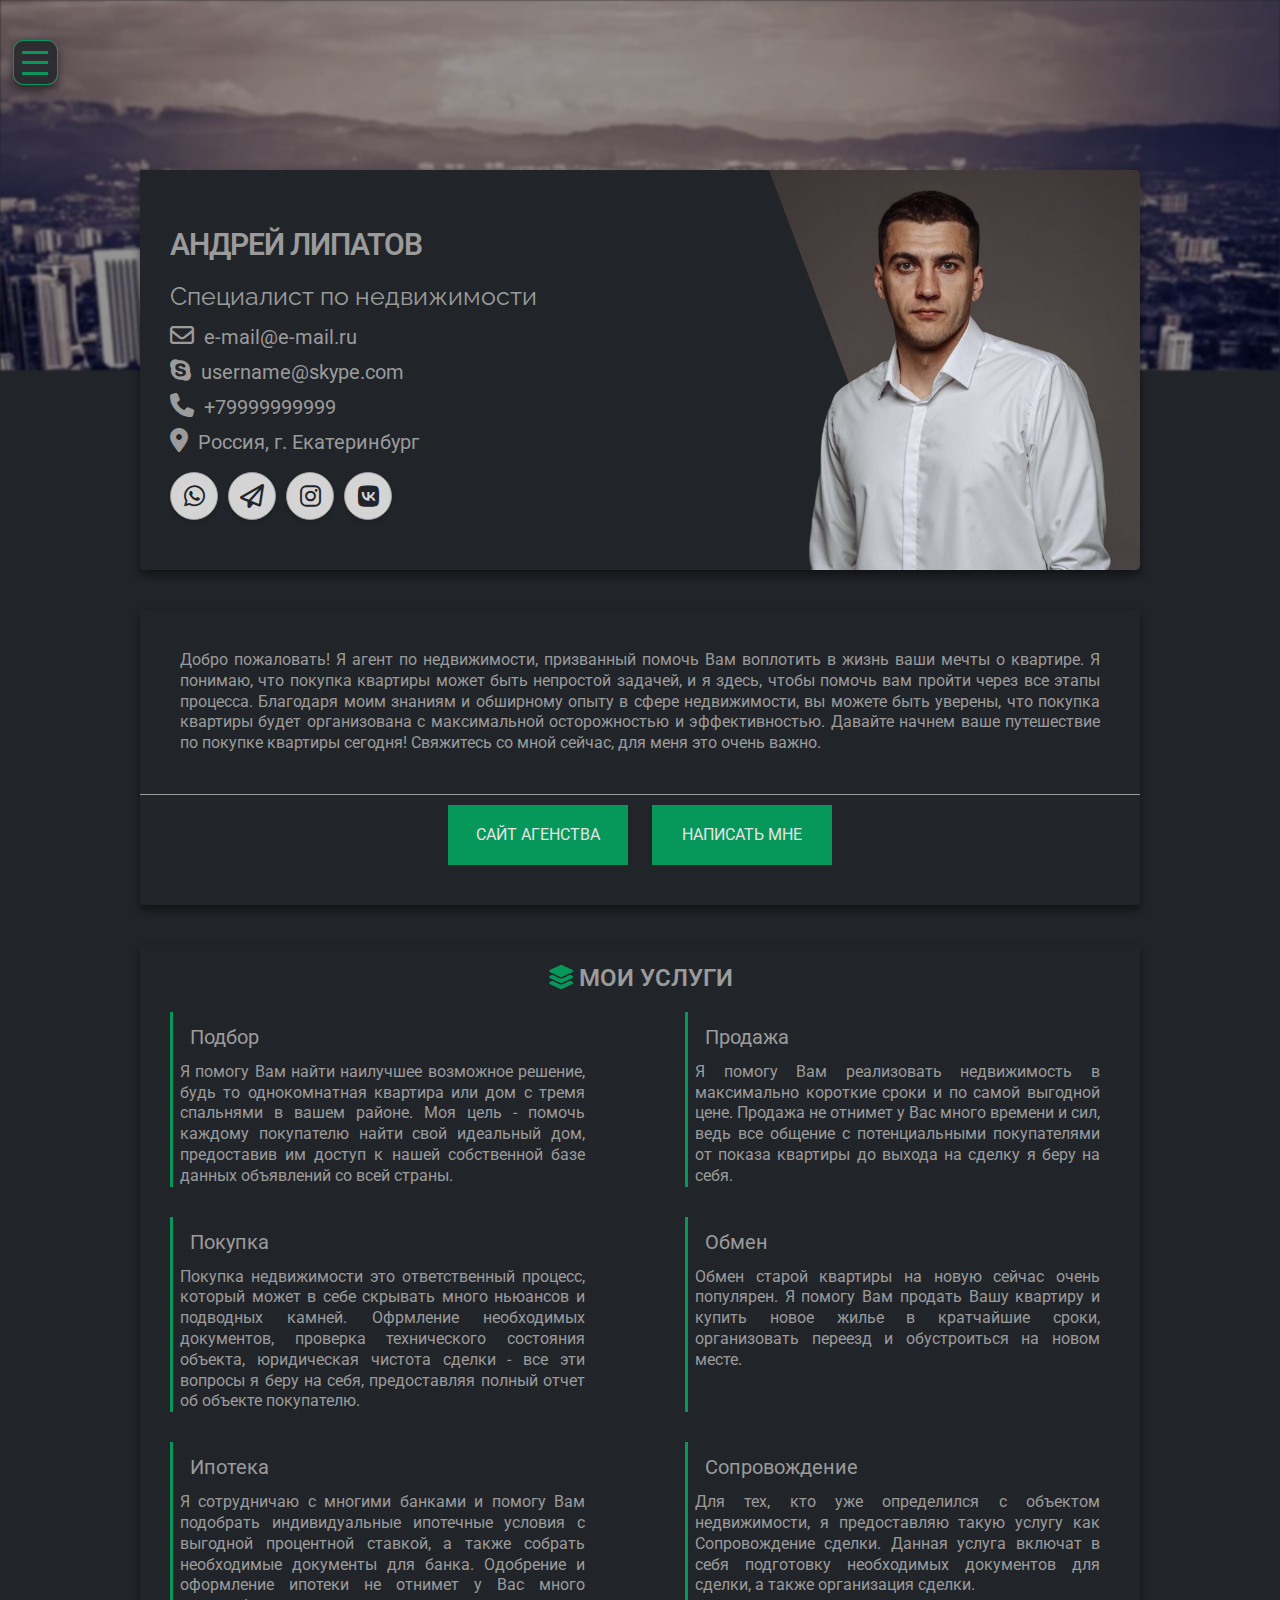
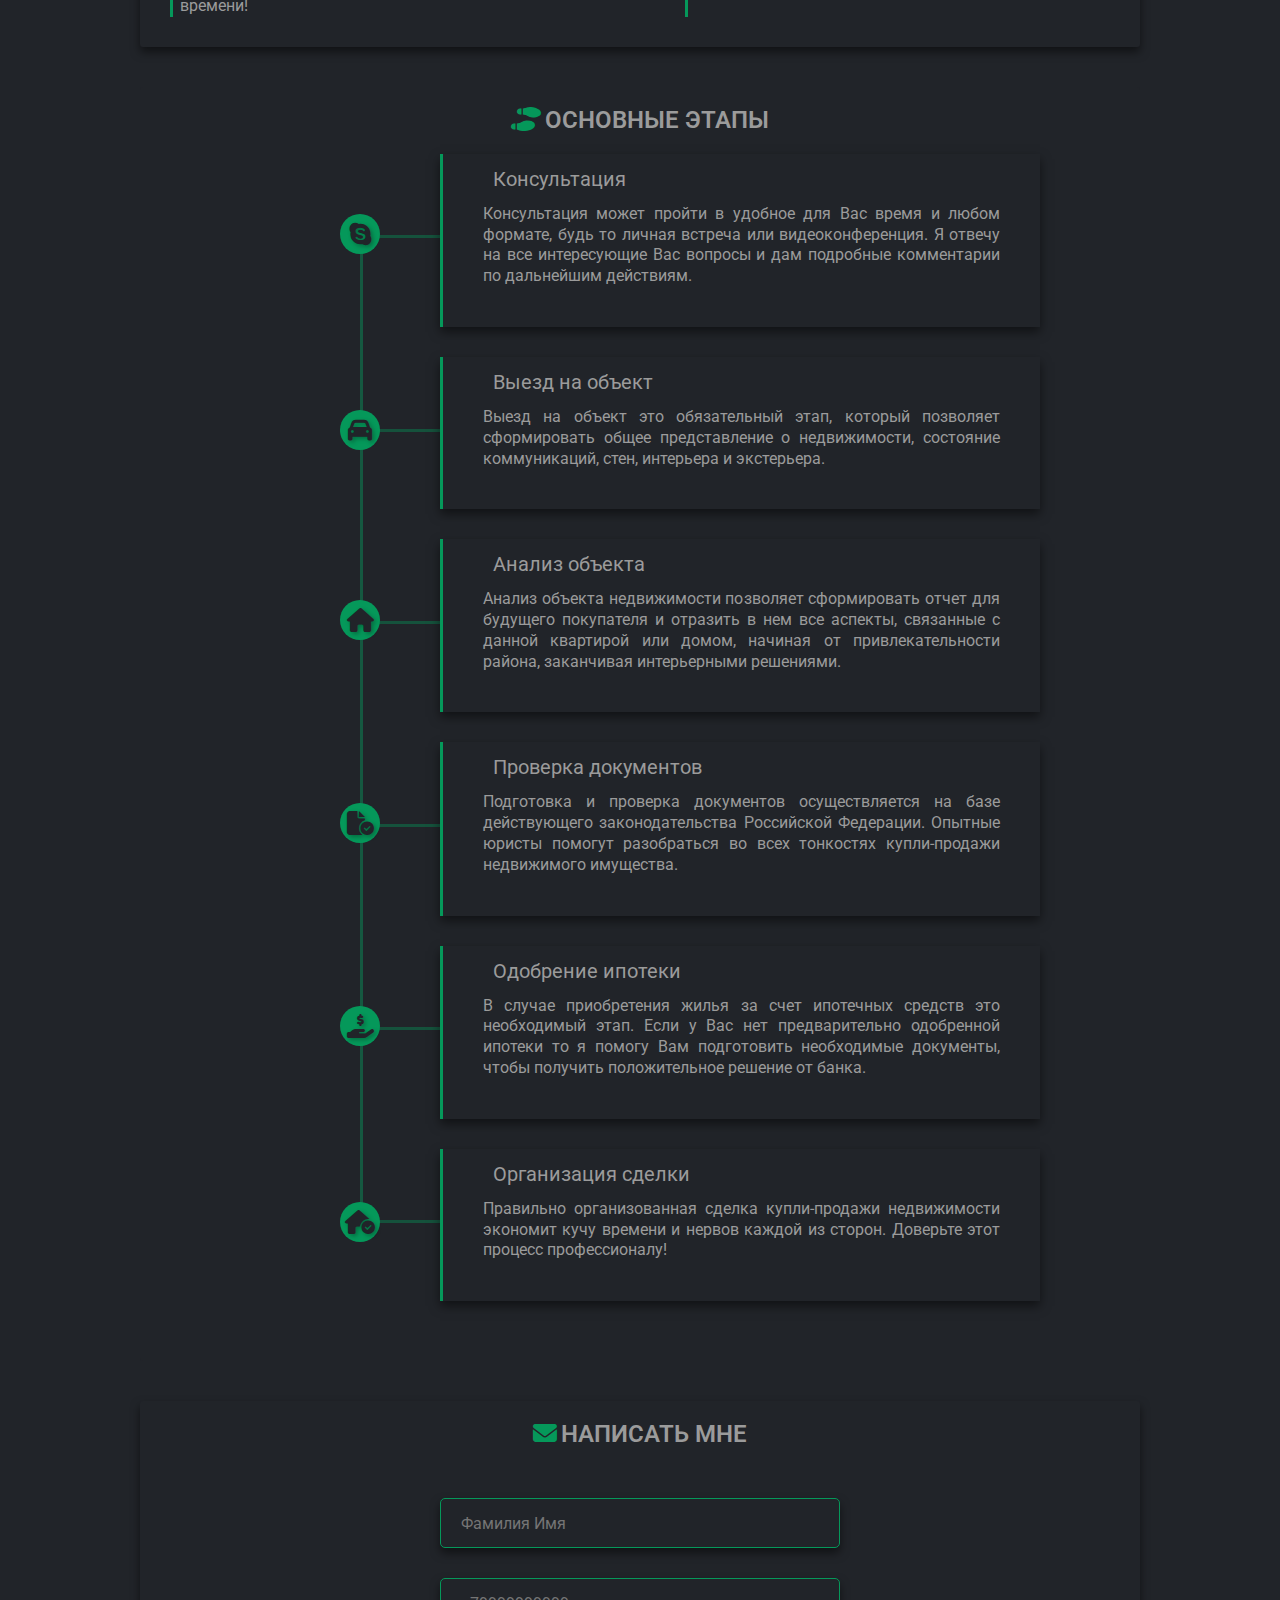
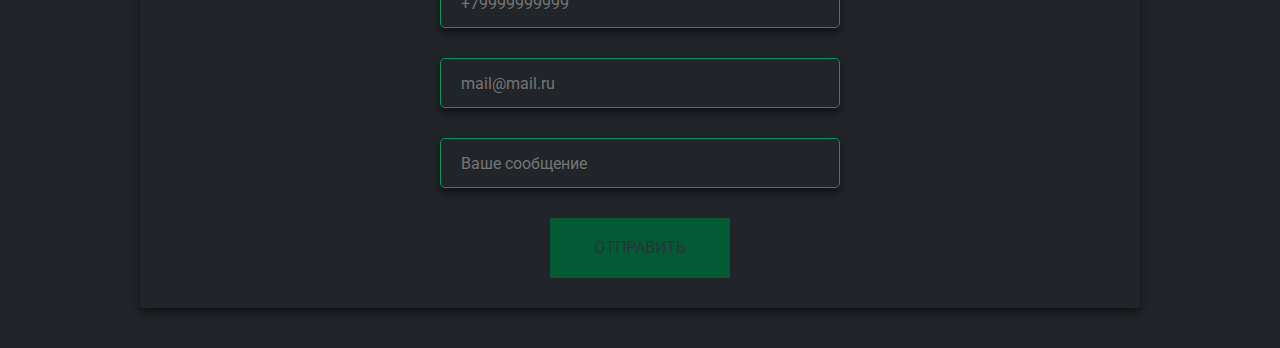
<file: index.html>
<!DOCTYPE html>
<html lang="ru">
  <head>
    <meta charset="UTF-8" />
    <meta http-equiv="X-UA-Compatible" content="IE=edge" />
    <meta name="viewport" content="width=device-width, initial-scale=1.0" />
    <title>Риелтор | Екатеринбург</title>
    <link rel="stylesheet" href="icons/css/all.css" />
    <link rel="stylesheet" href="Normalize.css" />
    <link rel="stylesheet" href="style.css" />
  </head>
  <body>
    <div class="main" id="top">
      <div class="bg_image"></div>
      <div class="container">
        <div class="burger_menu"><span></span><span></span><span></span></div>
        <nav class="navigation">
          <ul class="nav_list">
            <li class="nav_item">
              <a href="#top"><i class="fa-solid fa-house"></i></a>
            </li>
            <li class="nav_item">
              <a href="#services"><i class="fa-solid fa-layer-group"></i></a>
            </li>
            <li class="nav_item">
              <a href="#steps"><i class="fa-solid fa-shoe-prints"></i></a>
            </li>
            <li class="nav_item">
              <a href="#contact_me"><i class="fa-solid fa-envelope"></i></a>
            </li>
          </ul>
        </nav>
        <div class="card">
          <div class="info">
            <div class="title_info">
              <h4>Андрей Липатов</h4>
              <h6>Специалист по недвижимости</h6>
            </div>
            <div class="contact_info">
              <ul>
                <li><i class="fa-regular fa-envelope"></i>e-mail@e-mail.ru</li>
                <li><i class="fab fa-skype"></i>username@skype.com</li>
                <li>
                  <i class="fa-solid fa-phone"></i
                  ><a href="tel:+79999999999">+79999999999</a>
                </li>
                <li>
                  <i class="fa-solid fa-location-dot"></i>Россия, г.
                  Екатеринбург
                </li>
              </ul>
            </div>
            <div class="social_info">
              <a href="#" class="whatsapp"
                ><i class="fa-brands fa-whatsapp"></i
              ></a>
              <a href="#" class="paper-plane"
                ><i class="fa-regular fa-paper-plane"></i
              ></a>
              <a href="#" class="instagram"
                ><i class="fa-brands fa-instagram"></i
              ></a>
              <a href="#" class="vk"><i class="fa-brands fa-vk"></i></a>
            </div>
          </div>
          <div class="profile_image">
            <div class="slant"></div>
            <img
              src="person_backgroung.jpg"
              alt="Фото профиля"
              class="profile_img_bgr"
            />
            <img
              src="person_without_bgr.png"
              alt="Фото профиля"
              class="profile_img_obj"
            />
            <img
              src="person_with_bgr.jpg"
              alt="Фото профиля"
              class="profile_img"
            />
          </div>
        </div>

        <!-- SECTION ABOUT -->
        <section class="about" id="about">
          <div class="text_about">
            <p>
              Добро пожаловать! Я агент по недвижимости, призванный помочь Вам
              воплотить в жизнь ваши мечты о квартире. Я понимаю, что покупка
              квартиры может быть непростой задачей, и я здесь, чтобы помочь вам
              пройти через все этапы процесса. Благодаря моим знаниям и
              обширному опыту в сфере недвижимости, вы можете быть уверены, что
              покупка квартиры будет организована с максимальной осторожностью и
              эффективностью. Давайте начнем ваше путешествие по покупке
              квартиры сегодня! Свяжитесь со мной сейчас, для меня это очень
              важно.
            </p>
          </div>
          <div class="btns_about">
            <a href="#" class="btn_agency">Сайт агенства</a>
            <a href="#contact_me" class="btn_messange">Написать мне</a>
          </div>
        </section>

        <!-- SECTION SERVICES -->
        <section class="services" id="services">
          <div class="section_title" id="services">
            <i class="fa-solid fa-layer-group"></i>
            <h4>Мои услуги</h4>
          </div>
          <div class="section_services_cards">
            <div class="services_card">
              <h6 class="services_card_title">Подбор</h6>
              <p class="services_card_text">
                Я помогу Вам найти наилучшее возможное решение, будь то
                однокомнатная квартира или дом с тремя спальнями в вашем районе.
                Моя цель - помочь каждому покупателю найти свой идеальный дом,
                предоставив им доступ к нашей собственной базе данных объявлений
                со всей страны.
              </p>
            </div>
            <div class="services_card">
              <h6 class="services_card_title">Продажа</h6>
              <p class="services_card_text">
                Я помогу Вам реализовать недвижимость в максимально короткие
                сроки и по самой выгодной цене. Продажа не отнимет у Вас много
                времени и сил, ведь все общение с потенциальными покупателями от
                показа квартиры до выхода на сделку я беру на себя.
              </p>
            </div>

            <div class="services_card">
              <h6 class="services_card_title">Покупка</h6>
              <p class="services_card_text">
                Покупка недвижимости это ответственный процесс, который может в
                себе скрывать много ньюансов и подводных камней. Офрмление
                необходимых документов, проверка технического состояния объекта,
                юридическая чистота сделки - все эти вопросы я беру на себя,
                предоставляя полный отчет об объекте покупателю.
              </p>
            </div>
            <div class="services_card">
              <h6 class="services_card_title">Обмен</h6>
              <p class="services_card_text">
                Обмен старой квартиры на новую сейчас очень популярен. Я помогу
                Вам продать Вашу квартиру и купить новое жилье в кратчайшие
                сроки, организовать переезд и обустроиться на новом месте.
              </p>
            </div>
            <div class="services_card">
              <h6 class="services_card_title">Ипотека</h6>
              <p class="services_card_text">
                Я сотрудничаю с многими банками и помогу Вам подобрать
                индивидуальные ипотечные условия с выгодной процентной ставкой,
                а также собрать необходимые документы для банка. Одобрение и
                оформление ипотеки не отнимет у Вас много времени!
              </p>
            </div>
            <div class="services_card">
              <h6 class="services_card_title">Cопровождение</h6>
              <p class="services_card_text">
                Для тех, кто уже определился с объектом недвижимости, я
                предоставляю такую услугу как Сопровождение сделки. Данная
                услуга включат в себя подготовку необходимых документов для
                сделки, а также организация сделки.
              </p>
            </div>
          </div>
        </section>

        <!-- SECTION STEPS -->
        <section class="steps" id="steps">
          <div class="section_title" id="title_steps">
            <i class="fa-solid fa-shoe-prints"></i>
            <h4>Основные этапы</h4>
          </div>
          <div class="step">
            <div class="line_dot">
              <i class="fa-brands fa-skype"></i>
            </div>
            <div class="line"></div>
            <div class="content_step">
              <h6>Консультация</h6>
              <p>
                Консультация может пройти в удобное для Вас время и любом
                формате, будь то личная встреча или видеоконференция. Я отвечу
                на все интересующие Вас вопросы и дам подробные комментарии по
                дальнейшим действиям.
              </p>
            </div>
          </div>
          <div class="step">
            <div class="line_dot">
              <i class="fa-solid fa-car"></i>
            </div>
            <div class="line"></div>
            <div class="content_step">
              <h6>Выезд на объект</h6>
              <p>
                Выезд на объект это обязательный этап, который позволяет
                сформировать общее представление о недвижимости, состояние
                коммуникаций, стен, интерьера и экстерьера.
              </p>
            </div>
          </div>
          <div class="step">
            <div class="line_dot">
              <i class="fa-solid fa-house"></i>
            </div>
            <div class="line"></div>
            <div class="content_step">
              <h6>Анализ объекта</h6>
              <p>
                Анализ объекта недвижимости позволяет сформировать отчет для
                будущего покупателя и отразить в нем все аспекты, связанные с
                данной квартирой или домом, начиная от привлекательности района,
                заканчивая интерьерными решениями.
              </p>
            </div>
          </div>
          <div class="step">
            <div class="line_dot">
              <i class="fa-solid fa-file-circle-check"></i>
            </div>
            <div class="line"></div>
            <div class="content_step">
              <h6>Проверка документов</h6>
              <p>
                Подготовка и проверка документов осуществляется на базе
                действующего законодательства Российской Федерации. Опытные
                юристы помогут разобраться во всех тонкостях купли-продажи
                недвижимого имущества.
              </p>
            </div>
          </div>
          <div class="step">
            <div class="line_dot">
              <i class="fa-solid fa-hand-holding-dollar"></i>
            </div>
            <div class="line"></div>
            <div class="content_step">
              <h6>Одобрение ипотеки</h6>
              <p>
                В случае приобретения жилья за счет ипотечных средств это
                необходимый этап. Если у Вас нет предварительно одобренной
                ипотеки то я помогу Вам подготовить необходимые документы, чтобы
                получить положительное решение от банка.
              </p>
            </div>
          </div>
          <div class="step">
            <div class="line_dot">
              <i class="fa-solid fa-house-circle-check"></i>
            </div>
            <div class="line"></div>
            <div class="content_step">
              <h6>Организация сделки</h6>
              <p>
                Правильно организованная сделка купли-продажи недвижимости
                экономит кучу времени и нервов каждой из сторон. Доверьте этот
                процесс профессионалу!
              </p>
            </div>
          </div>
        </section>
        <!-- SECTION CONTACT -->
        <section class="contact_me">
          <div class="section_title" id="contact_me">
            <i class="fa-solid fa-envelope"></i>
            <h4>Написать мне</h4>
          </div>
          <form action="mail.php" method="POST" id="form">
            <div class="form_group">
              <input
                type="text"
                class="form_control"
                id="user_name"
                placeholder="Фамилия Имя"
                name="user_name"
                data-reg="^[а-яА-ЯёЁa-zA-Z]+ [а-яА-ЯёЁa-zA-Z]+ ?[а-яА-ЯёЁa-zA-Z]+$"
                required
              />
            </div>
            <div class="form_group">
              <input
                type="text"
                class="form_control"
                id="user_phone"
                placeholder="+79999999999"
                name="user_phone"
                data-reg="^((\+7|7|8)+([0-9]){10})$"
                required
              />
            </div>
            <div class="form_group">
              <input
                type="text"
                class="form_control"
                id="user_email"
                placeholder="mail@mail.ru"
                name="user_email"
                data-reg="^[-\w.]+@([A-z0-9][-A-z0-9]+\.)+[A-z]{2,4}$"
                required
              />
            </div>
            <div class="form_group">
              <input
                type="text"
                class="form_control"
                id="user_message"
                placeholder="Ваше сообщение"
                name="user_message"
                required
              />
            </div>
            <button class="btn_contact btn_block" type="submit" id="button">
              Отправить
            </button>
          </form>
        </section>
      </div>
      <!-- ANCHOR TO TOP -->
      <div class="anchor_top_contain">
        <a href="#top"><i class="fa-solid fa-chevron-up"></i></a>
      </div>
    </div>
    <script src="script.js"></script>
  </body>
</html>
</file>
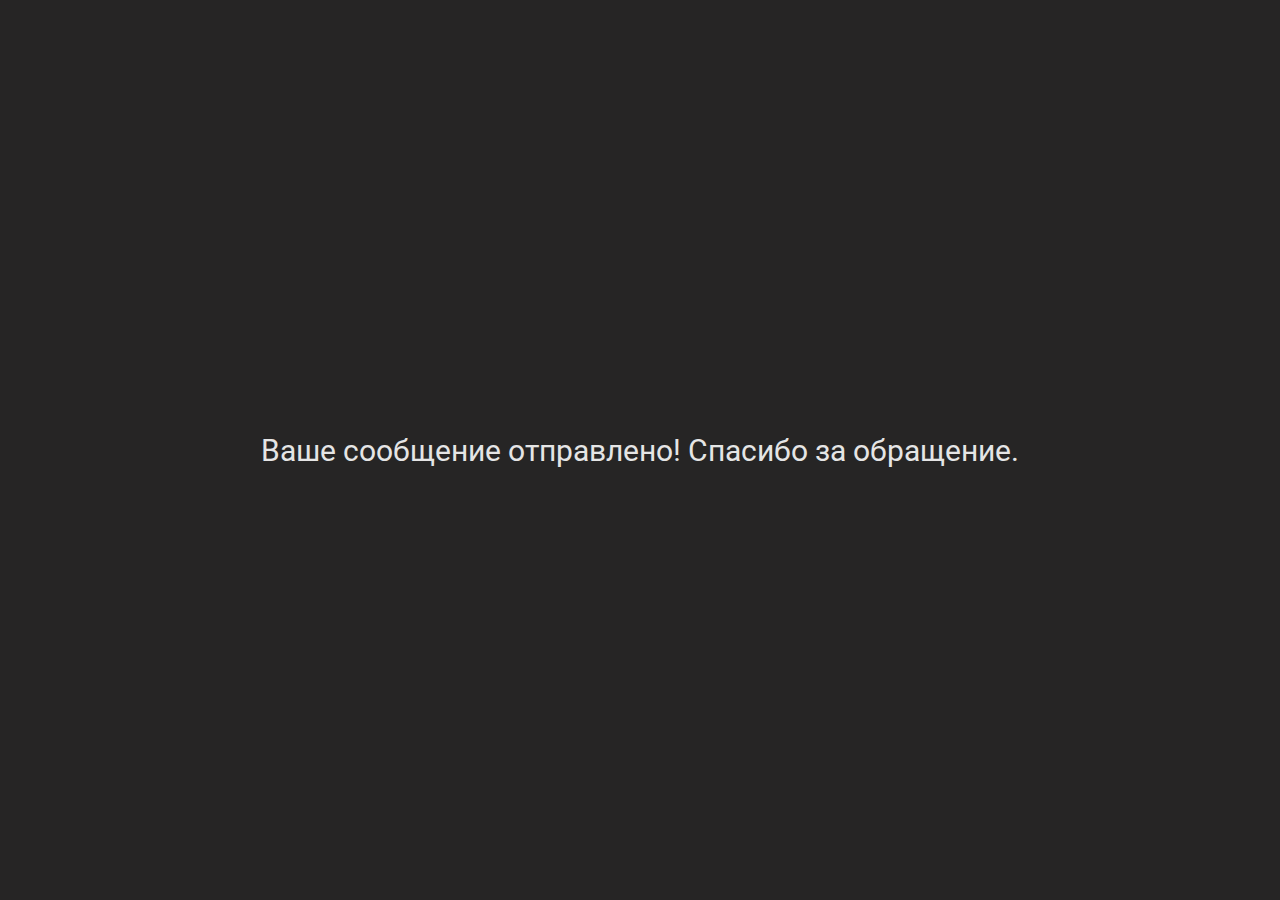
<file: thank-you.html>
<!DOCTYPE html>
<html lang="en">
  <head>
    <meta charset="UTF-8" />
    <meta http-equiv="X-UA-Compatible" content="IE=edge" />
    <meta name="viewport" content="width=device-width, initial-scale=1.0" />
    <title>Спасибо за обращение</title>
    <link rel="stylesheet" href="Normalize.css" />
    <link rel="stylesheet" href="style.css" />
  </head>
  <body>
    <main>
      <h1>Ваше сообщение отправлено! Спасибо за обращение.</h1>
    </main>
    <style type="text/css">
      main {
        display: flex;
        align-items: center;
        justify-content: center;
        background-color: #262525;
        height: 100vh;
        color: #e5e5e5;
        padding: 20px;
        font-size: 15rem;
      }
    </style>
  </body>
</html>
</file>
<file: style.css>
/*
* Prefixed by https://autoprefixer.github.io
* PostCSS: v8.4.14,
* Autoprefixer: v10.4.7
* Browsers: last 4 version
*/

@import url('https://fonts.googleapis.com/css2?family=Raleway:wght@400;600&family=Roboto&display=swap');
html {
  --dark: #212429;
  --grey: #9b9b9b;
  --green: #05985a;
  --white: #e5e5e5;
}

.main {
  position: relative;
  z-index: 1;
  background: var(--dark);
  overflow: hidden;
  color: var(--grey);
}
.bg_image {
  position: relative;
  width: 100%;
  height: 370px;
  background: url(depositphotos_8413476-stock-photo-city-skyline.jpg);
  background-size: cover;
  background-position: center center;
  background-attachment: fixed;
  -webkit-filter: brightness(60%) blur(1px);
  filter: brightness(60%) blur(1px);
}
.container {
  position: relative;
  max-width: 1000px;
  margin: auto;
  margin-top: -200px;
  background: var(--dark);
}

/* NAVIGATION */
.burger_menu {
  position: fixed;
  top: 40px;
  left: 1%;
  width: 45px;
  height: 45px;
  border: 1px solid var(--green);
  border-radius: 10px;
  z-index: 12;
  -webkit-box-shadow: 0px 5px 10px 0px rgba(0, 0, 0, 0.5);
  box-shadow: 0px 5px 10px 0px rgba(0, 0, 0, 0.5);
  cursor: pointer;
}
.burger_menu span {
  position: absolute;
  top: calc(50% - 2px);
  left: 50%;
  width: 60%;
  height: 3px;
  background-color: var(--green);
  -webkit-transform: translateX(-50%);
  -ms-transform: translateX(-50%);
  transform: translateX(-50%);
  z-index: 11;
  -webkit-transition: all 0.5s ease;
  -o-transition: all 0.5s ease;
  transition: all 0.5s ease;
}
.burger_menu span:nth-child(1) {
  top: calc(50% - 12px);
}
.burger_menu span:nth-child(3) {
  top: calc(50% + 9px);
}

.burger_menu::after {
  content: '';
  position: absolute;
  top: 0;
  left: 0;
  width: 100%;
  height: 100%;
  background: var(--dark);
  border-radius: 10px;
  opacity: 0.81;
}
.burger_menu.active span:nth-child(2) {
  display: none;
}
.burger_menu.active span:nth-child(1) {
  -webkit-transform: translate(-50%, 10px) rotate(45deg);
  -ms-transform: translate(-50%, 10px) rotate(45deg);
  transform: translate(-50%, 10px) rotate(45deg);
}
.burger_menu.active span:nth-child(3) {
  -webkit-transform: translate(-50%, -11px) rotate(-45deg);
  -ms-transform: translate(-50%, -11px) rotate(-45deg);
  transform: translate(-50%, -11px) rotate(-45deg);
}

.navigation {
  position: fixed;
  top: 100px;
  left: 1%;
  overflow: hidden;
  width: 45px;
  border: 1px solid var(--green);
  border-radius: 10px;
  padding: 5px;
  z-index: 10;
  -webkit-transform: translateY(-50%) scale(0.5);
  -ms-transform: translateY(-50%) scale(0.5);
  transform: translateY(-50%) scale(0.5);
  visibility: hidden;
  -webkit-box-shadow: 0px 5px 10px 0px rgba(0, 0, 0, 0.5);
  box-shadow: 0px 5px 10px 0px rgba(0, 0, 0, 0.5);
  opacity: 0;
  -webkit-transition: all 0.5s ease;
  -o-transition: all 0.5s ease;
  transition: all 0.5s ease;
}
.navigation.active {
  -webkit-transform: translateY(0) scale(1);
  -ms-transform: translateY(0) scale(1);
  transform: translateY(0) scale(1);
  visibility: visible;
  opacity: 1;
  -webkit-transition: all 0.5s ease;
  -o-transition: all 0.5s ease;
  transition: all 0.5s ease;
}
.navigation::after {
  content: '';
  position: absolute;
  top: 0;
  left: 0;
  width: 100%;
  height: 100%;
  background: var(--dark);
  border-radius: 10px;
  opacity: 0.81;
}
.nav_list {
  position: relative;
  z-index: 11;
}
.nav_item {
  color: var(--green);
  line-height: 50px;
  font-size: 25rem;
  text-align: center;
  z-index: 11;
}
.nav_item > a > i:hover {
  -webkit-transform: scale(1.1);
  -ms-transform: scale(1.1);
  transform: scale(1.1);
}
.nav_item > a:focus {
  -webkit-box-shadow: none;
  box-shadow: none;
}
/* CARD SECTION */
.card {
  display: -webkit-box;
  display: -ms-flexbox;
  display: flex;
  -webkit-box-align: center;
  -ms-flex-align: center;
  align-items: center;
  -webkit-box-pack: justify;
  -ms-flex-pack: justify;
  justify-content: space-between;
  margin-bottom: 40px;
  border-radius: 3px;
  background-color: var(--dark);
  -webkit-box-shadow: 0px 5px 10px 0px rgba(0, 0, 0, 0.5);
  box-shadow: 0px 5px 10px 0px rgba(0, 0, 0, 0.5);
}
.info {
  margin: 20px;
}
.title_info {
  margin: 0 10px 10px 10px;
}
.title_info > h4 {
  text-transform: uppercase;
  font-size: 30rem;
  font-weight: 600;
  color: var(--grey);
  letter-spacing: -1px;
  line-height: 70px;
}
.title_info > h6 {
  font-size: 25rem;
  font-family: 'Raleway', serif;
  font-weight: 400;
  color: var(--grey);
}
.contact_info,
.social_info {
  color: var(--grey);
  margin: 10px 10px;
  font-size: 20rem;
  line-height: 30rem;
}
.contact_info > ul > li {
  padding-bottom: 5px;
}
.contact_info > ul > li > i {
  padding-right: 10px;
}
.social_info > a {
  width: 48px;
  height: 48px;
  background: var(--white);
  color: var(--dark);
  font-size: 25rem;
  float: left;
  text-align: center;
  line-height: 48px;
  border-radius: 50%;
  margin: 0 10px 10px 0;
  border: 1px solid var(--grey);
  -webkit-box-shadow: 0 2px 4px rgba(0, 0, 0, 0.15),
    inset 0 0 50px rgba(0, 0, 0, 0.1);
  box-shadow: 0 2px 4px rgba(0, 0, 0, 0.15), inset 0 0 50px rgba(0, 0, 0, 0.1);
  -webkit-transition: 0.2s ease;
  -o-transition: 0.2s ease;
  transition: 0.2s ease;
}
.whatsapp:hover {
  background: #25d366;
  color: var(--white);
  border: #25d366;
}
.paper-plane:hover {
  background: #0088cc;
  color: var(--white);
  border: #0088cc;
}
.instagram:hover {
  color: var(--white);
  border: #bc1888;
  background: #f09433;
  background: -o-linear-gradient(
    45deg,
    #f09433 0%,
    #e6683c 25%,
    #dc2743 50%,
    #cc2366 75%,
    #bc1888 100%
  );
  background: linear-gradient(
    45deg,
    #f09433 0%,
    #e6683c 25%,
    #dc2743 50%,
    #cc2366 75%,
    #bc1888 100%
  );
  filter: progid:DXImageTransform.Microsoft.gradient( startColorstr='#f09433', endColorstr='#bc1888',GradientType=1 );
}
.vk:hover {
  color: var(--white);
  background: #45668e;
  border: #45668e;
}
.profile_image {
  display: inline-block;
  position: relative;
}
.slant {
  position: absolute;
  top: 0;
  left: 0;
  border-style: solid;
  border-width: 400px 0 0 150px;
  border-color: rgba(223, 50, 50, 0) transparent transparent var(--dark);
}
.profile_img_bgr {
  display: block;
  min-width: 100%;
  height: 400px;
  border-radius: 0 5px 5px 0;
}
.profile_img_obj {
  position: absolute;
  top: 0;
  left: 0;
  display: block;
  min-width: 100%;
  height: 400px;
}
.profile_img {
  display: none;
}
/* STYLE SECTION */
section {
  margin-bottom: 40px;
  border-radius: 3px;
  background-color: var(--dark);
  -webkit-box-shadow: 0px 5px 10px 0px rgba(0, 0, 0, 0.5);
  box-shadow: 0px 5px 10px 0px rgba(0, 0, 0, 0.5);
  color: var(--grey);
  padding-bottom: 30px;
}
.section_title {
  text-align: center;
  padding: 0 20px 0 20px;
}
.section_title > h4,
i {
  display: inline;
  font-weight: 600;
  font-size: 24rem;
  text-transform: uppercase;
  line-height: 80px;
}
.section_title > i {
  color: var(--green);
}

/* SECTION ABOUT */
.text_about {
  padding: 40px;
  border-bottom: 1px solid var(--grey);
  text-align: justify;
}
.btns_about {
  text-align: center;
  margin: auto;
}
.btn_agency,
.btn_messange,
.btn_contact {
  width: 180px;
  height: 60px;
  line-height: 60px;
  display: inline-block;
  text-align: center;
  margin: 10px;
  text-transform: uppercase;
  color: var(--white);
  background: var(--green);
}

.btn_agency:hover,
.btn_messange:hover,
.btn_contact:hover {
  -webkit-transform: scale(1.01);
  -ms-transform: scale(1.01);
  transform: scale(1.01);
}

/* SECTION SERVICES */
.fa-layer-group {
  color: var(--green);
}
.section_services_cards {
  display: -ms-grid;
  display: grid;
  -ms-grid-columns: 1fr 30px 1fr;
  grid-template-columns: 1fr 1fr;
  gap: 30px;
}
.services_card {
  position: relative;
  padding: 0 40px 0 40px;
}
.services_card::before {
  content: '';
  width: 3px;
  height: 100%;
  background: var(--green);
  position: absolute;
  top: 0;
  left: 30px;
}
.services_card_title {
  line-height: 50px;
  font-size: 20px;
  padding-left: 10px;
}
.services_card_text {
  text-align: justify;
}

/* SECTION STEPS */
.steps {
  -webkit-box-shadow: none;
  box-shadow: none;
  position: relative;
}
#steps::before {
  content: '';
  position: absolute;
  top: 160px;
  left: 22%;
  height: 75%;
  width: 3px;
  opacity: 0.4;
  background: #06a763;
}
.step {
  position: relative;
  margin-bottom: 30px;
}

.line_dot {
  z-index: 2;
  position: absolute;
  margin: 0 auto;
  left: 20%;
  top: 35%;
  background-color: var(--green);
  border-radius: 50%;
  width: 40px;
  height: 40px;
  text-align: center;
}

.line_dot > i {
  position: relative;
  font-weight: 600;
  font-size: 24rem;
  color: var(--dark);
  line-height: 40px;
  text-shadow: 2px 2px 4px rgb(0 0 0 / 29%);
}
.content_step {
  position: relative;
  z-index: 2;
  background: var(--dark);
  margin: 0 10% 0 30%;
  max-width: 600px;
  padding: 0 40px 40px 40px;
  border-left: 3px solid var(--green);
  -webkit-box-shadow: 0px 5px 10px 0px rgba(0, 0, 0, 0.5);
  box-shadow: 0px 5px 10px 0px rgba(0, 0, 0, 0.5);
}

.line {
  content: '';
  position: absolute;
  top: 47%;
  left: 23%;
  width: 100px;
  height: 3px;
  background: var(--green);
  opacity: 0.4;
  z-index: 1;
}
.content_step > h6 {
  line-height: 50px;
  font-size: 20px;
  padding-left: 10px;
}
.content_step > p {
  text-align: justify;
}

/* SECTION CONTACT */
.form_group {
  margin: 30px 10px;
}
.form_control {
  display: block;
  height: 50px;
  width: 400px;
  border-radius: 5px;
  border: 1px solid var(--green);
  margin: 0 auto;
  background: var(--dark);
  -webkit-box-shadow: 0px 5px 10px 0px rgba(0, 0, 0, 0.5);
  box-shadow: 0px 5px 10px 0px rgba(0, 0, 0, 0.5);
  color: var(--grey);
  -webkit-transition: ease 0.1s;
  -o-transition: ease 0.1s;
  transition: ease 0.1s;
  padding: 0 20px;
  outline: none;
}
.form_control:focus {
  -webkit-box-shadow: 0px 5px 10px 0px rgba(0, 0, 0, 0.5);
  box-shadow: 0px 5px 10px 0px rgba(0, 0, 0, 0.5);
  border: 1px solid var(--green);
}
.form_control {
  color-scheme: dark;
}
.btn_contact {
  display: block;
  margin: 0 auto;
}
.btn_block {
  pointer-events: none;
  color: #485361;
  -webkit-filter: brightness(0.6);
  filter: brightness(0.6);
}

/* ANCHOR TO TOP */
.anchor_top_contain {
  color: var(--green);
  font-size: 35rem;
  width: 35px;
  height: 35px;
  position: fixed;
  bottom: 50px;
  right: 50px;
  cursor: default;
  -webkit-transform: translate(0px, 30px);
  -ms-transform: translate(0px, 30px);
  transform: translate(0px, 30px);
  opacity: 0;
  -webkit-transition: all 0.8s ease;
  -o-transition: all 0.8s ease;
  transition: all 0.8s ease;
  z-index: 10;
}
.anchor_top_contain > a {
  pointer-events: none;
}
.anchor_top_contain.active > a {
  pointer-events: all;
}
.anchor_top_contain.active {
  display: block;
  -webkit-transition: all 0.5s ease;
  -o-transition: all 0.5s ease;
  transition: all 0.5s ease;

  -webkit-transform: translate(0px, 0px);

  -ms-transform: translate(0px, 0px);

  transform: translate(0px, 0px);
  opacity: 1;
}
.anchor_top_contain > a:focus {
  -webkit-box-shadow: none;
  box-shadow: none;
}

/* MEDIA QUERIES */
@media only screen and (max-width: 1050px) {
  .container {
    max-width: 900px;
  }
}
@media only screen and (max-width: 950px) {
  .container {
    max-width: 800px;
  }
}
@media only screen and (max-width: 850px) {
  .container {
    max-width: 600px;
  }
  .slant {
    display: none;
  }
  .profile_img {
    display: block;
    position: absolute;
    top: -350px;
    right: 100px;
    border-radius: 50%;
    width: 200px;
    height: 200px;
    -o-object-fit: cover;
    object-fit: cover;
    -webkit-box-shadow: 0px 5px 10px 0px rgba(0, 0, 0, 0.5);
    box-shadow: 0px 5px 10px 0px rgba(0, 0, 0, 0.5);
  }
  .profile_img_bgr,
  .profile_img_obj {
    display: none;
  }
  .card,
  .social_info {
    display: -webkit-box;
    display: -ms-flexbox;
    display: flex;
    -webkit-box-pack: center;
    -ms-flex-pack: center;
    justify-content: center;
  }
  .contact_info,
  .title_info {
    text-align: center;
  }
  .title_info {
    margin-top: 90px;
  }
  .section_services_cards {
    display: -ms-grid;
    display: grid;
    -ms-grid-columns: 1fr;
    grid-template-columns: 1fr;
  }
  #steps::before,
  .line {
    display: none;
  }
  .content_step {
    margin: 50px auto 0 auto;
  }
  .line_dot {
    left: 45%;
    top: -30px;
    z-index: 5;
  }
}

@media only screen and (max-width: 750px) {
  .container {
    max-width: 500px;
  }
}

@media only screen and (max-width: 650px) {
  .container {
    max-width: 400px;
  }
  .form_control {
    width: 350px;
  }
}
@media only screen and (max-width: 550px) {
  .container {
    max-width: 300px;
  }
  .title_info > h4 {
    font-size: 20rem;
  }
  .title_info > h6 {
    font-size: 18rem;
  }
  .contact_info,
  .contact_info > ul > li > i {
    font-size: 15rem;
    line-height: 20rem;
  }
  .profile_image > img {
    top: -280px;
    right: 70px;
    width: 150px;
    height: 150px;
    -webkit-box-shadow: 0px 5px 10px 0px rgba(0, 0, 0, 0.5);
    box-shadow: 0px 5px 10px 0px rgba(0, 0, 0, 0.5);
  }
  .title_info {
    margin-top: 30px;
  }
  .anchor_top_contain {
    bottom: 30px;
    right: 30px;
  }
  .form_control {
    width: 250px;
  }

  .burger_menu {
    top: 20px;
    width: 35px;
    height: 35px;
    border-radius: 7px;
  }
  .burger_menu::after {
    border-radius: 7px;
  }
  .burger_menu span {
    left: 51%;
    width: 55%;
    height: 2px;
  }
  .burger_menu span:nth-child(1) {
    top: calc(50% - 10px);
  }
  .burger_menu span:nth-child(3) {
    top: calc(50% + 6px);
  }

  .burger_menu.active span:nth-child(1) {
    -webkit-transform: translate(-50%, 8px) rotate(45deg);
    -ms-transform: translate(-50%, 8px) rotate(45deg);
    transform: translate(-50%, 8px) rotate(45deg);
  }
  .burger_menu.active span:nth-child(3) {
    -webkit-transform: translate(-50%, -8px) rotate(-45deg);
    -ms-transform: translate(-50%, -8px) rotate(-45deg);
    transform: translate(-50%, -8px) rotate(-45deg);
  }

  .navigation {
    top: 80px;
    width: 35px;
    border-radius: 7px;
  }
  .navigation::after {
    border-radius: 7px;
  }
  .nav_item {
    line-height: 40px;
  }
  .nav_item > a > i {
    font-size: 20rem;
  }

  .nav_item > a > i:hover {
    -webkit-transform: scale(1.1);
    -ms-transform: scale(1.1);
    transform: scale(1.1);
  }
  .nav_item > a:focus {
    -webkit-box-shadow: none;
    box-shadow: none;
  }
  .content_step > h6 {
    line-height: 30px;
    padding: 20px 0 20px 0;
  }
  .text_about {
    padding: 20px;
  }
  .services_card {
    padding: 0 20px 0 20px;
  }
  .services_card::before {
    left: 10px;
  }
  .content_step {
    padding: 0 20px 20px 20px;
  }
}
.section_title > h4 {
  line-height: 24px;
}
.section_title {
  padding: 20px;
}
</file>
